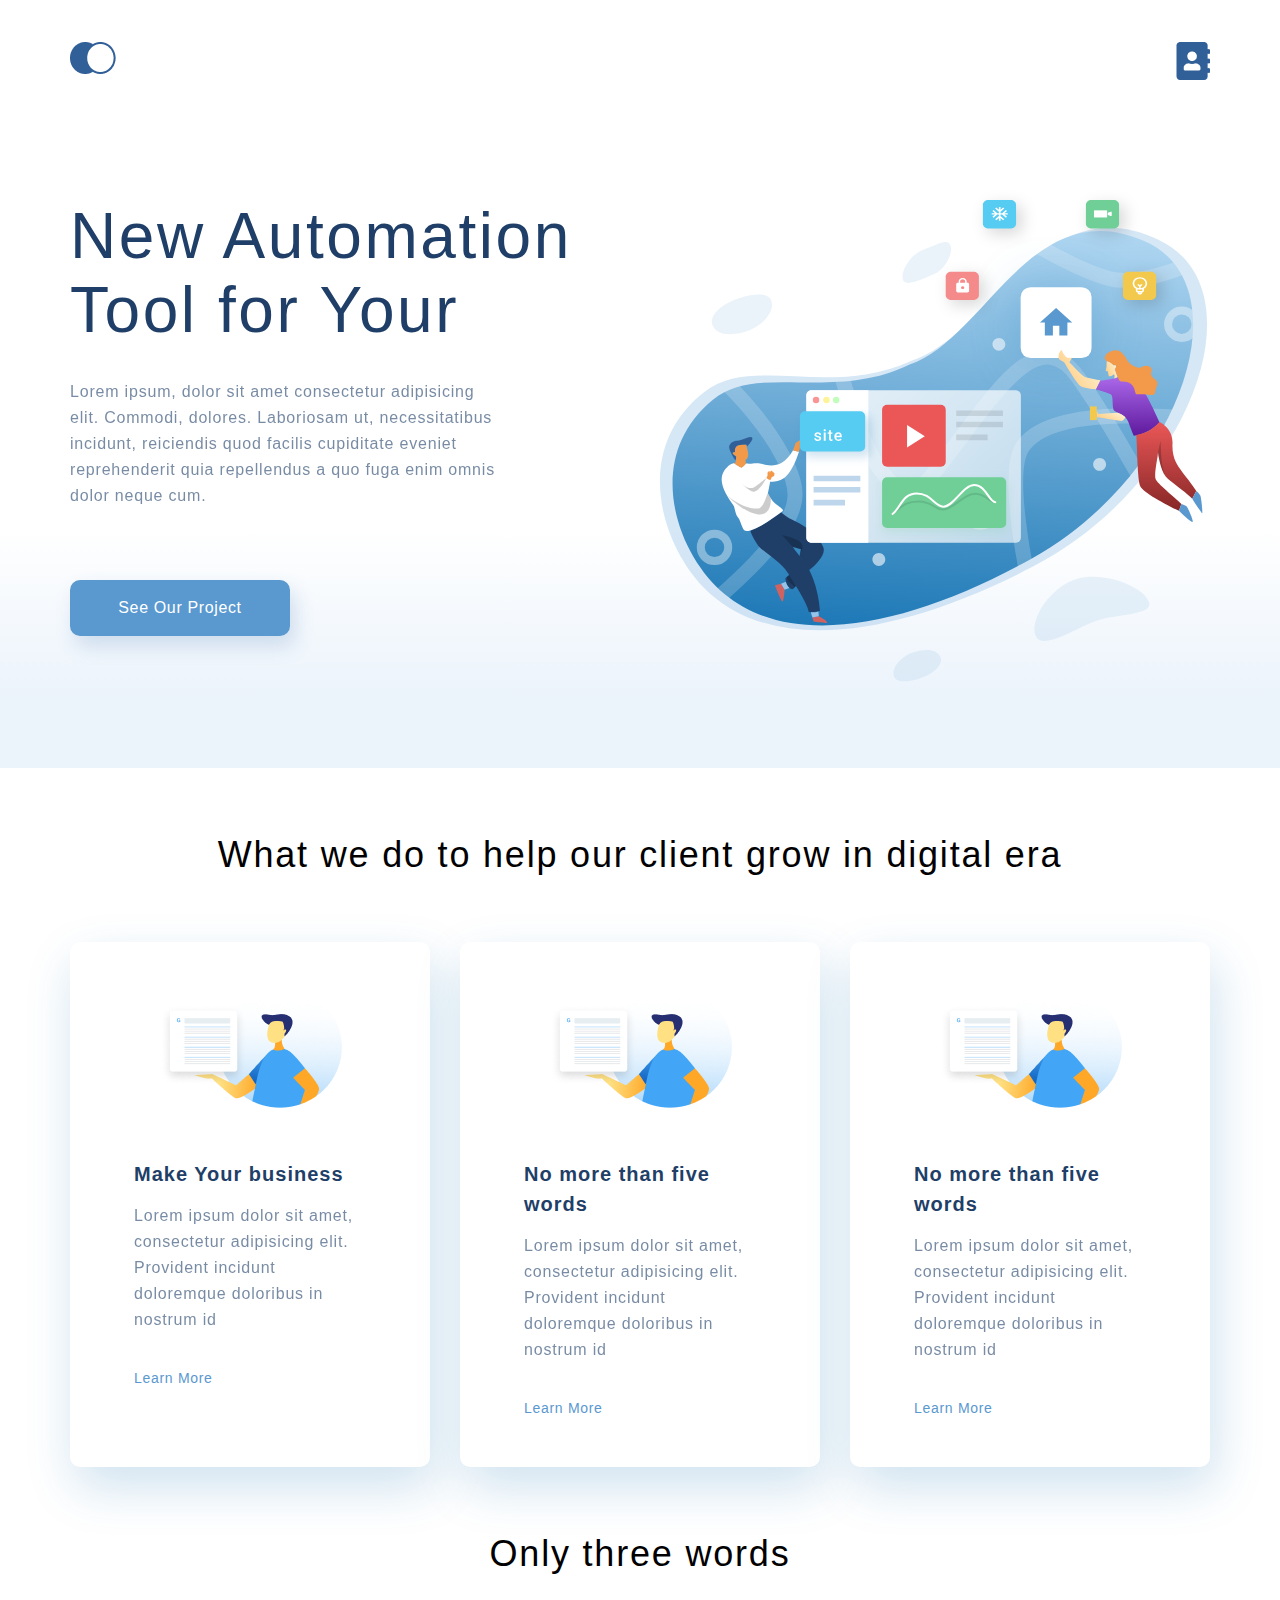
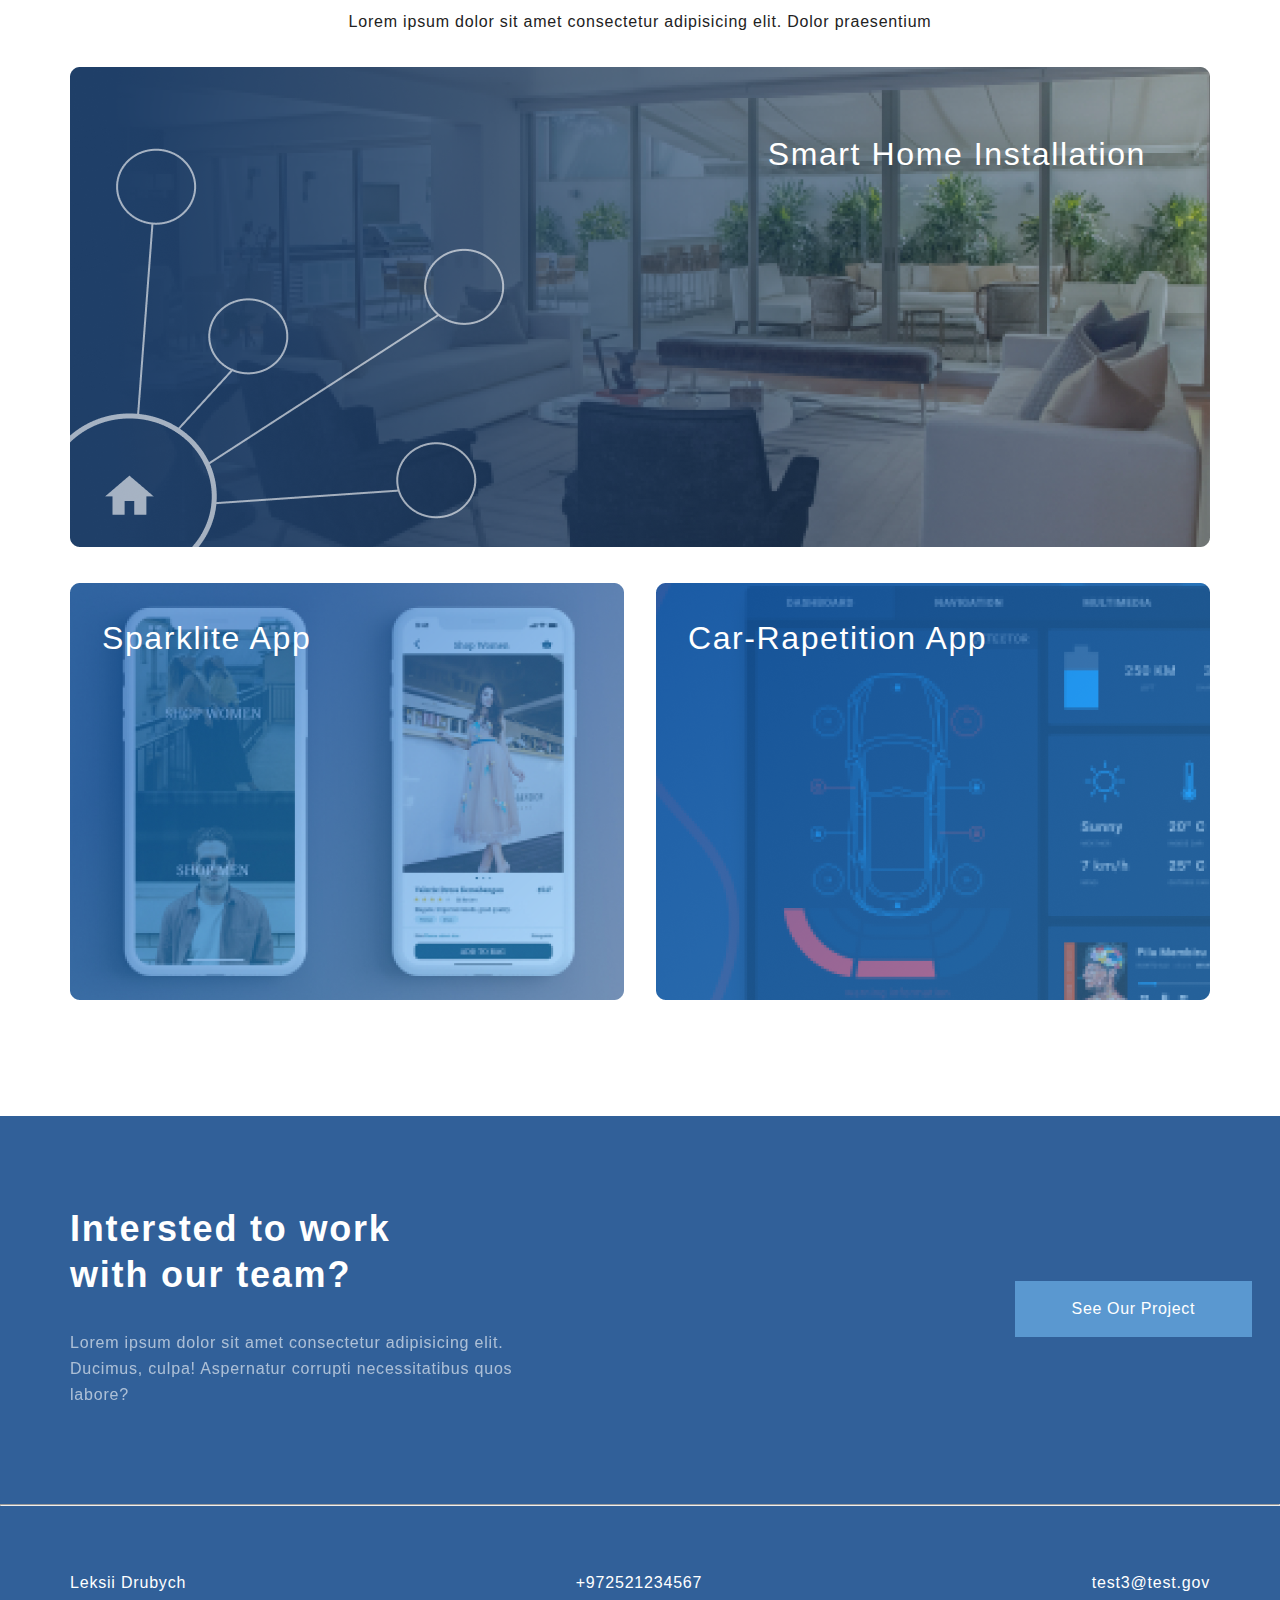
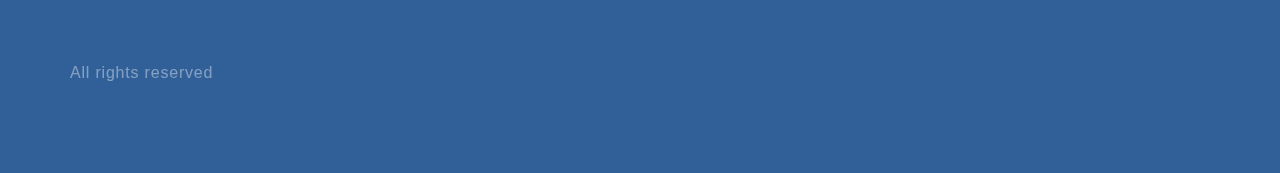
<file: index.html>
<!DOCTYPE html>
<html lang="en">
  <head>
    <meta charset="UTF-8" />
    <meta http-equiv="X-UA-Compatible" content="IE=edge" />
    <meta name="viewport" content="width=device-width, initial-scale=1.0" />
    <title>Main</title>
    <link rel="stylesheet" href="style.css" />
  </head>
  <body>
    <div class="headerMainBlock">
      <div class="header">
        <div class="menuHeader">
          <div class="menuChild">
            <a href="index.html"
              ><img
                src="img/indexbutton.png"
                alt="indexbutton"
                class="menuIcon"
            /></a>
          </div>
          <div class="menuChild" v>
            <a href="contacts.html"
              ><img
                src="img/contactsbutton.png"
                alt="contactsbutton"
                class="menuIcon"
            /></a>
          </div>
        </div>
        <div class="content">
          <h1 class="contentHeading">New Automation Tool for Your</h1>
          <p class="headingText paragraph">
            Lorem ipsum, dolor sit amet consectetur adipisicing elit. Commodi,
            dolores. Laboriosam ut, necessitatibus incidunt, reiciendis quod
            facilis cupiditate eveniet reprehenderit quia repellendus a quo fuga
            enim omnis dolor neque cum.
          </p>
          <div class="custombutton">
            <p class="buttonText">See Our Project</p>
          </div>
        </div>
      </div>
    </div>
    <div class="mainContent container">
      <div>
        <h3 class="mainContentHeading">
          What we do to help our client grow in digital era
        </h3>
      </div>
      <div class="whatWeDo">
        <div class="servisesCard">
          <img src="img/servises.png" alt="" class="mainContentImg" />
          <h4 class="servisesHeading">Make Your business</h4>
          <p class="servisesText">
            Lorem ipsum dolor sit amet, consectetur adipisicing elit. Provident
            incidunt doloremque doloribus in nostrum id
          </p>
          <a href="#" class="servisesLink">Learn More</a>
        </div>
        <div class="servisesCard">
          <img src="img/servises.png" alt="" class="mainContentImg" />
          <h4 class="servisesHeading">No more than five words</h4>
          <p class="servisesText">
            Lorem ipsum dolor sit amet, consectetur adipisicing elit. Provident
            incidunt doloremque doloribus in nostrum id
          </p>
          <a href="#" class="servisesLink">Learn More</a>
        </div>
        <div class="servisesCard">
          <img src="img/servises.png" alt="" class="mainContentImg" />
          <h4 class="servisesHeading">No more than five words</h4>
          <p class="servisesText">
            Lorem ipsum dolor sit amet, consectetur adipisicing elit. Provident
            incidunt doloremque doloribus in nostrum id
          </p>
          <a href="#" class="servisesLink">Learn More</a>
        </div>
      </div>
    </div>
    <div class="projects">
      <h3 class="projectsHeading">Only three words</h3>
      <p class="projectsText">
        Lorem ipsum dolor sit amet consectetur adipisicing elit. Dolor
        praesentium
      </p>
      <div class="projectImgBlock container">
        <img class="projectImg" src="img/project1.png" alt="" />
        <p class="onImageText">Smart Home Installation</p>
        <div class="projectImgSubBlock">
          <div class="innerSubblock">
            <img class="projectImg" src="img/project2.png" alt="" />
            <p class="subImageText">Sparklite App</p>
          </div>
          <div class="innerSubblock">
            <img class="projectImg" src="img/project3.png" alt="" />
            <p class="subImageText">Car-Rapetition App</p>
          </div>
        </div>
      </div>
    </div>
    <div class="footer">
      <div class="footerButton">
        <p class="buttonText">See Our Project</p>
      </div>
      <div class="container">
        <h3 class="footerHeading">Intersted to work with our team?</h3>
        <p class="footerText">
          Lorem ipsum dolor sit amet consectetur adipisicing elit. Ducimus,
          culpa! Aspernatur corrupti necessitatibus quos labore?
        </p>
      </div>
      <hr />
      <ul class="contacts container">
        <li>Leksii Drubych</li>
        <li>+972521234567</li>
        <li>test3@test.gov</li>
      </ul>
      <p class="disclaimer container">All rights reserved</p>
    </div>
  </body>
</html>
</file>
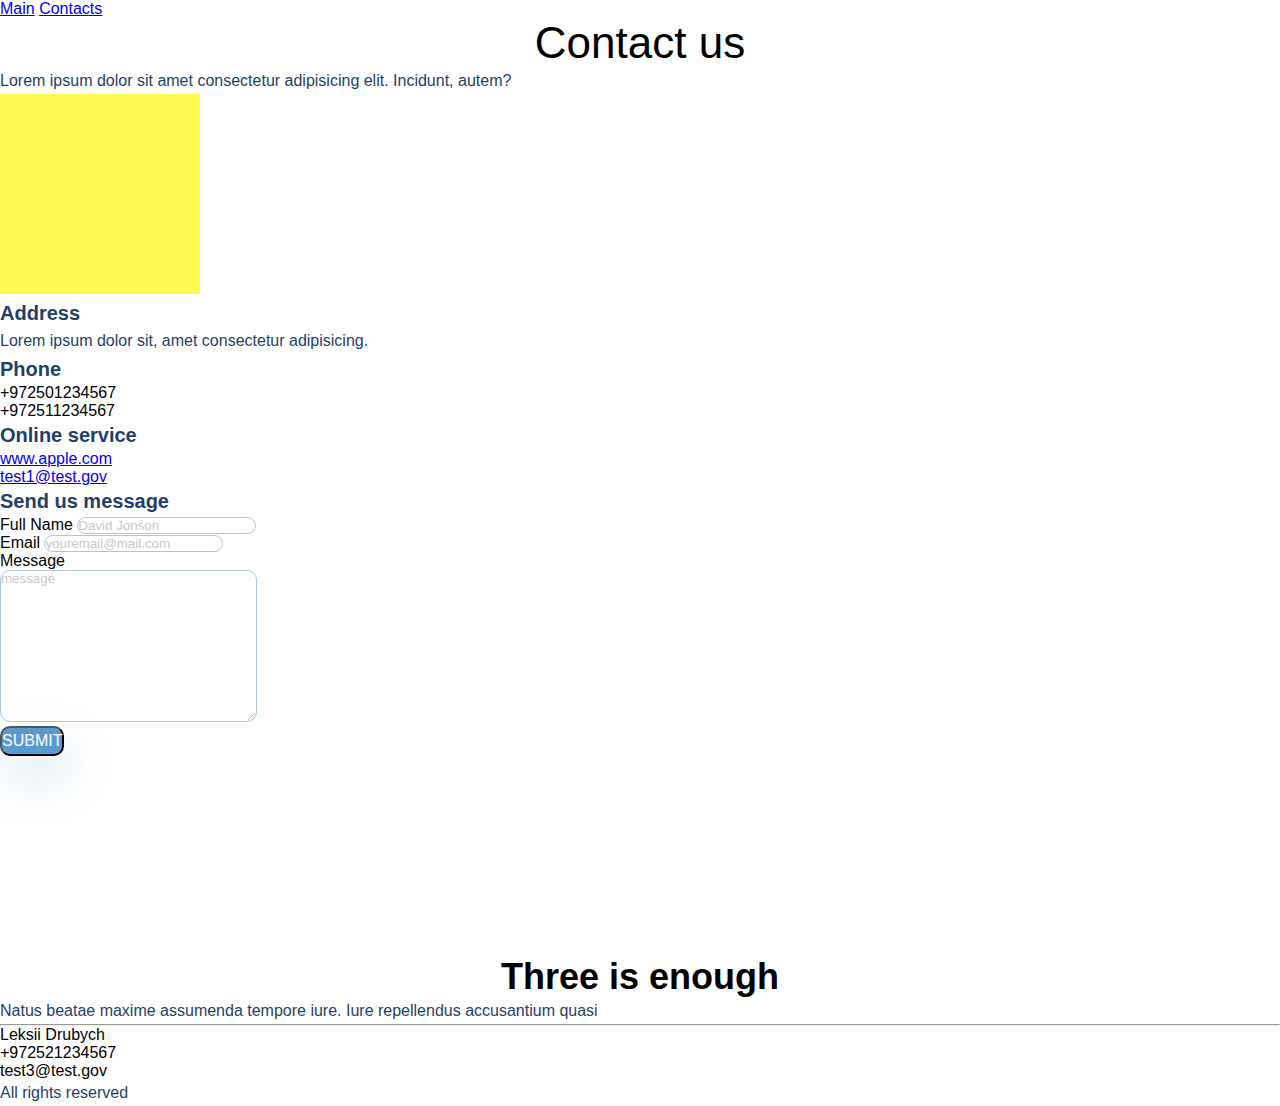
<file: contacts.html>
<!DOCTYPE html>
<html lang="en">
  <head>
    <meta charset="UTF-8" />
    <meta http-equiv="X-UA-Compatible" content="IE=edge" />
    <meta name="viewport" content="width=device-width, initial-scale=1.0" />
    <title>Contacts</title>
    <link rel="stylesheet" href="style.css" />
    <script
      type="text/javascript"
      charset="utf-8"
      src="https://api-maps.yandex.ru/services/constructor/1.0/js/?um=constructor%3A053bd947d462cc1a45aeba4070defff75501905071c0eaf68436ac9976ec698c&amp;id=mymap&amp;lang=ru_RU&amp;apikey=<API-ключ>"
    ></script>
  </head>
  <body>
    <a href="index.html">Main</a>
    <a href="contacts.html">Contacts</a>
    <h2 class="contactsheading2">Contact us</h2>
    <p class="paragraph">
      Lorem ipsum dolor sit amet consectetur adipisicing elit. Incidunt, autem?
    </p>
    <img src="img/yellow.jpg" alt="image" />
    <h4 class="heading4">Address</h4>
    <p class="paragraph">
      Lorem ipsum dolor sit, amet consectetur adipisicing.
    </p>
    <h4 class="heading4">Phone</h4>
    <ul>
      <li>+972501234567</li>
      <li>+972511234567</li>
    </ul>
    <h4 class="heading4">Online service</h4>
    <ul>
      <li>
        <a href="https://www.apple.com" target="”_blank”">www.apple.com</a>
      </li>
      <li><a href="mailto: test1@test.gov">test1@test.gov</a></li>
    </ul>
    <form action="#">
      <h4 class="heading4">Send us message</h4>
      Full Name
      <input class="input" type="text" placeholder="David Jonson" /><br />
      Email
      <input class="input" type="email" placeholder="youremail@mail.com" />
      <br />
      Message <br />
      <textarea
        class="input"
        cols="30"
        rows="10"
        placeholder="message"
      ></textarea>
      <br />
      <button class="button" type="submit">Submit</button>
    </form>
    <div id="mymap" style="width: 300px; height: 200px"></div>
    <h3 class="heading3">Three is enough</h3>
    <p class="paragraph">
      Natus beatae maxime assumenda tempore iure. Iure repellendus accusantium
      quasi
    </p>
    <hr />
    <ul>
      <li>Leksii Drubych</li>
      <li>+972521234567</li>
      <li>test3@test.gov</li>
    </ul>
    <p class="paragraph">All rights reserved</p>
  </body>
</html>
</file>
<file: style.css>
* {
  font-family: sans-serif;
  margin: 0;
  padding: 0;
}
.container {
  max-width: 1140px;
  margin: 0 auto;
}
.headerMainBlock {
  background: linear-gradient(
    0deg,
    #ebf3fb 8.84%,
    rgba(152, 195, 232, 0) 31.12%
  );
  height: 768px;
}
.header {
  height: 100%;
  max-width: 1140px;
  margin: 0 auto;
  background-image: url(img/illustration.svg);
  background-repeat: no-repeat;
  background-position: right 190px;
}

.menuHeader {
  display: flex;
  justify-content: space-between;
}
.content {
  width: 510px;
  font-weight: 300;
  font-size: 64px;
  line-height: 74px;
  letter-spacing: 0.04em;
  color: #1f3f68;
  margin-top: 115px;
}
.menuChild {
  margin-top: 42px;
}
.contentHeading {
  font-weight: 300;
  line-height: 74px;
  letter-spacing: 0.04em;
  width: 510px;
  font-size: 64px;
  color: #1f3f68;
  margin-bottom: 32px;
}
.headingText {
  width: 425px;
  font-size: 16px;
  line-height: 26px;
  letter-spacing: 0.05em;
  color: #1f3f68;
  opacity: 0.6;
  margin-bottom: 71px;
}
.mainContent {
  margin-top: 64px;
}
.mainContentHeading {
  font-weight: 300;
  font-size: 36px;
  line-height: 46px;
  text-align: center;
  letter-spacing: 0.05em;
  color: #000000;
}
.footer {
  width: 100%;
  height: 657px;
  left: 0px;
  top: 2716px;
  background: #316099;
  margin-top: 112px;
}

.footerHeading {
  width: 340px;
  font-size: 36px;
  line-height: 46px;
  letter-spacing: 0.05em;
  color: #ffffff;
  padding-top: 90px;
  /* padding-left: 113px; */
}
.footerText {
  width: 495px;
  font-size: 16px;
  line-height: 26px;
  letter-spacing: 0.05em;
  color: #ffffff;
  opacity: 0.6;
  margin-top: 32px;
  /* margin-left: 113px; */
  margin-bottom: 96px;
}
.contacts {
  display: flex;
  list-style: none;
  justify-content: space-between;
  font-size: 16px;
  line-height: 26px;
  letter-spacing: 0.05em;
  color: #ffffff;
  margin-top: 64px;
}
.disclaimer {
  font-size: 16px;
  line-height: 26px;
  letter-spacing: 0.05em;
  color: #ffffff;
  opacity: 0.4;
  margin-top: 64px;
}
.contactsContainer {
  display: flex;
  justify-content: space-between;
}
.whatWeDo {
  display: flex;
  justify-content: space-between;
  padding-top: 64px;
}
.servisesCard {
  width: 360px;
  background: #ffffff;
  box-shadow: 5px 20px 50px rgba(16, 112, 177, 0.2);
  border-radius: 10px;
  display: flex;
  flex-direction: column;
  box-sizing: border-box;
  padding: 44px 32px;
}
.servisesHeading {
  font-size: 20px;
  line-height: 30px;
  letter-spacing: 0.05em;
  color: #1f3f68;
  margin-left: 32px;
  margin-right: 32px;
}
.servisesText {
  font-size: 16px;
  line-height: 26px;
  letter-spacing: 0.05em;
  color: #1f3f68;
  opacity: 0.6;
  margin-top: 14px;
  margin-left: 32px;
  margin-right: 32px;
  margin-bottom: 30px;
}
.mainContentImg {
  align-self: center;
  margin-bottom: 51px;
}
.servisesLink {
  font-size: 14px;
  line-height: 30px;
  letter-spacing: 0.05em;
  color: #5a98d0;
  text-decoration: none;
  margin-left: 32px;
}
.projectsHeading {
  font-size: 36px;
  text-align: center;
  font-weight: 300;
  font-size: 36px;
  line-height: 46px;
  text-align: center;
  letter-spacing: 0.05em;
  color: #000000;
  padding-top: 64px;
  padding-bottom: 32px;
}
.projectsText {
  font-size: 16px;
  line-height: 26px;
  text-align: center;
  letter-spacing: 0.05em;
  color: #222222;
  padding-bottom: 32px;
}
.projectImgBlock {
  position: relative;
}
.projectImgSubBlock {
  margin-top: 32px;
  display: flex;
  justify-content: space-between;
}
.projectImgSubBlock:first-child {
  margin-right: 32px;
}
.projectImg {
  width: 100%;
}
.onImageText {
  font-size: 32px;
  line-height: 46px;
  text-align: right;
  letter-spacing: 0.05em;
  color: #ffffff;
  position: absolute;
  top: 64px;
  right: 64px;
}
.innerSubblock {
  position: relative;
  box-sizing: border-box;
}
.subImageText {
  font-size: 32px;
  line-height: 46px;
  text-align: right;
  letter-spacing: 0.05em;
  color: #ffffff;
  position: absolute;
  top: 32px;
  left: 32px;
}
.innercontentparagraph {
  justify-content: space-between;
}
.paragraph {
  font-size: 16px;
  line-height: 26px;
  color: #1f3f68;
}
.contactsheading2 {
  font-weight: 500;
  font-size: 44px;
  text-align: center;
}
.heading3 {
  font-size: 36px;
  text-align: center;
}
.heading4 {
  font-size: 20px;
  line-height: 30px;
  color: #1f3f68;
  width: 359px;
}
.input {
  border: 1px solid #356ead;
  box-sizing: border-box;
  border-radius: 10px;
  opacity: 0.4;
}
.button {
  background: #5a98d0;
  box-shadow: 5px 20px 50px rgba(16, 112, 177, 0.2);
  border-radius: 10px;
  font-weight: 500;
  font-size: 16px;
  line-height: 26px;
  text-align: center;
  color: #ffffff;
  text-transform: uppercase;
}
.custombutton {
  width: 220px;
  height: 56px;
  left: 114px;
  top: 522px;
  background: #5a98d0;
  box-shadow: 5px 10px 20px rgba(53, 110, 173, 0.2);
  border-radius: 10px;
}
.buttonText {
  font-size: 16px;
  line-height: 26px;
  text-align: center;
  letter-spacing: 0.04em;
  color: #ffffff;
  padding-top: 15px;
}
.footerButton {
  width: 236.63px;
  height: 56px;
  left: 1015px;
  top: 2881px;
  background: #5a98d0;
  position: absolute;
}
</file>
